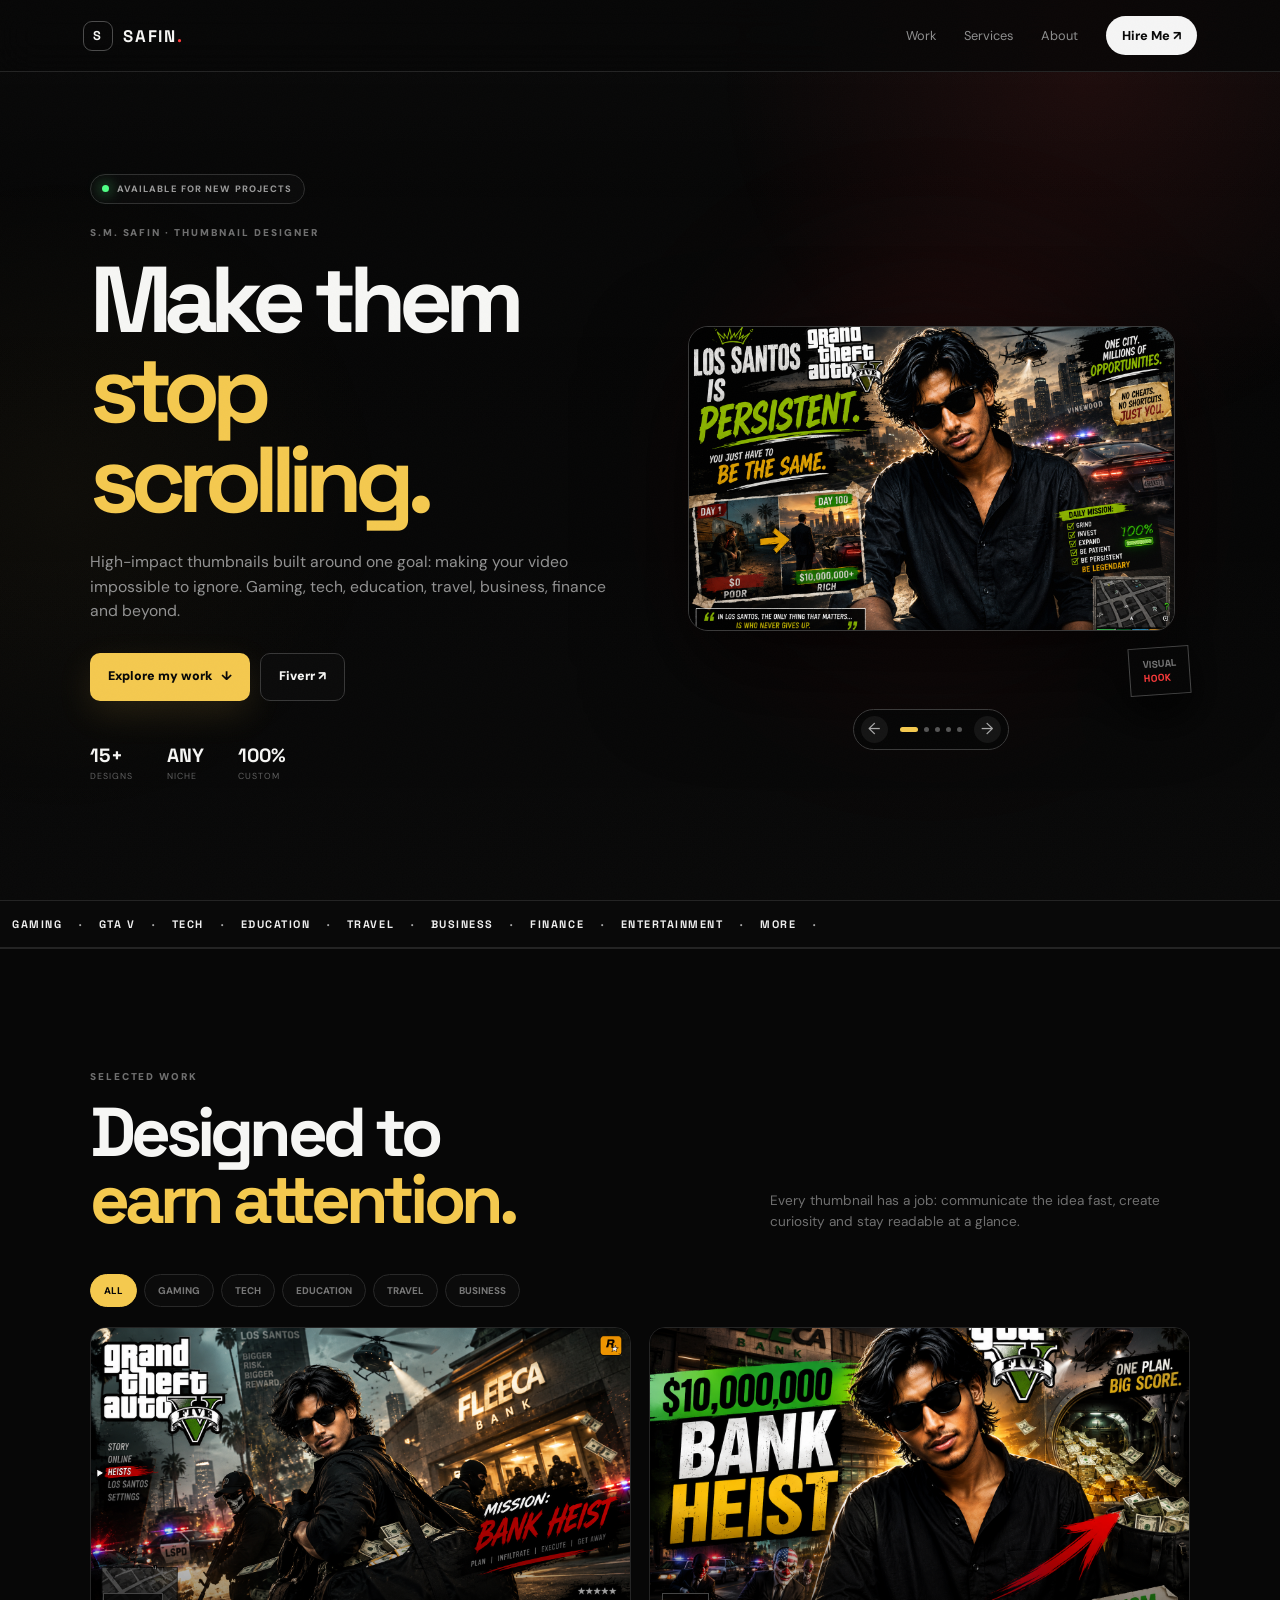
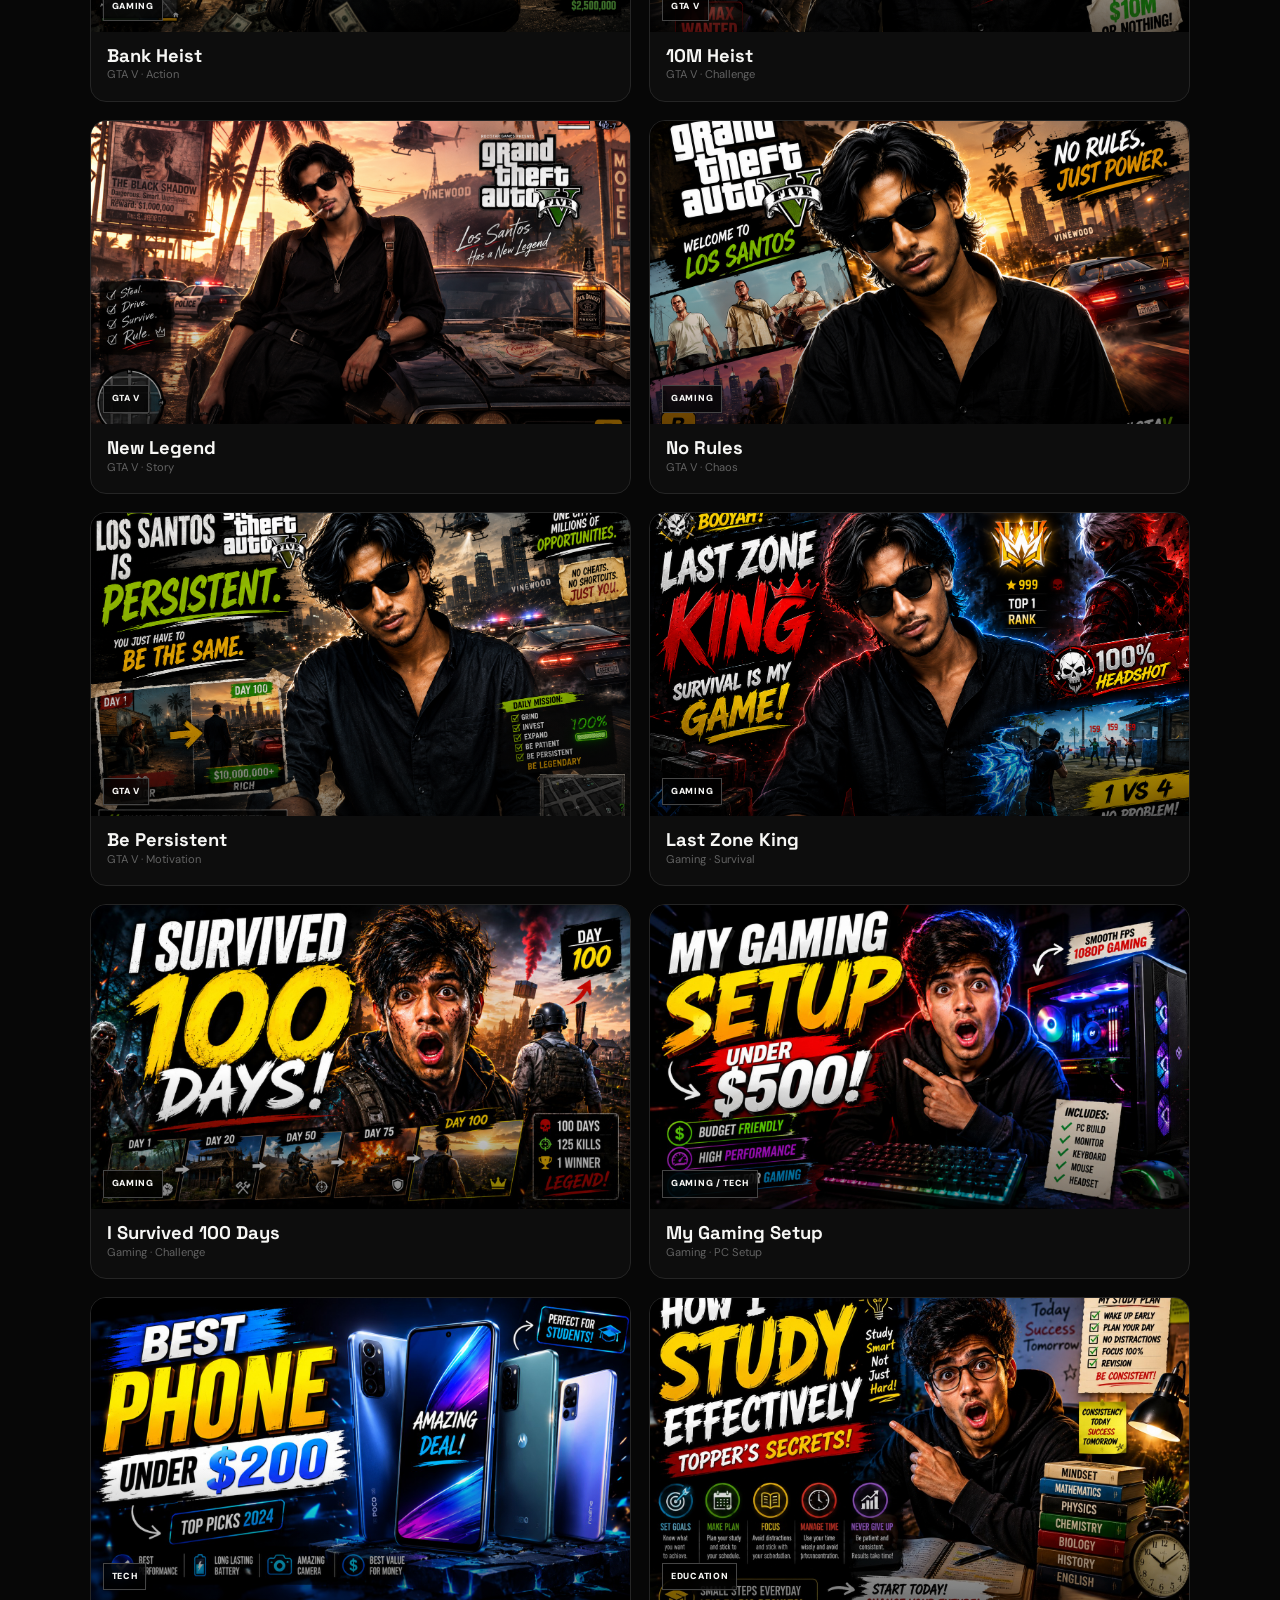
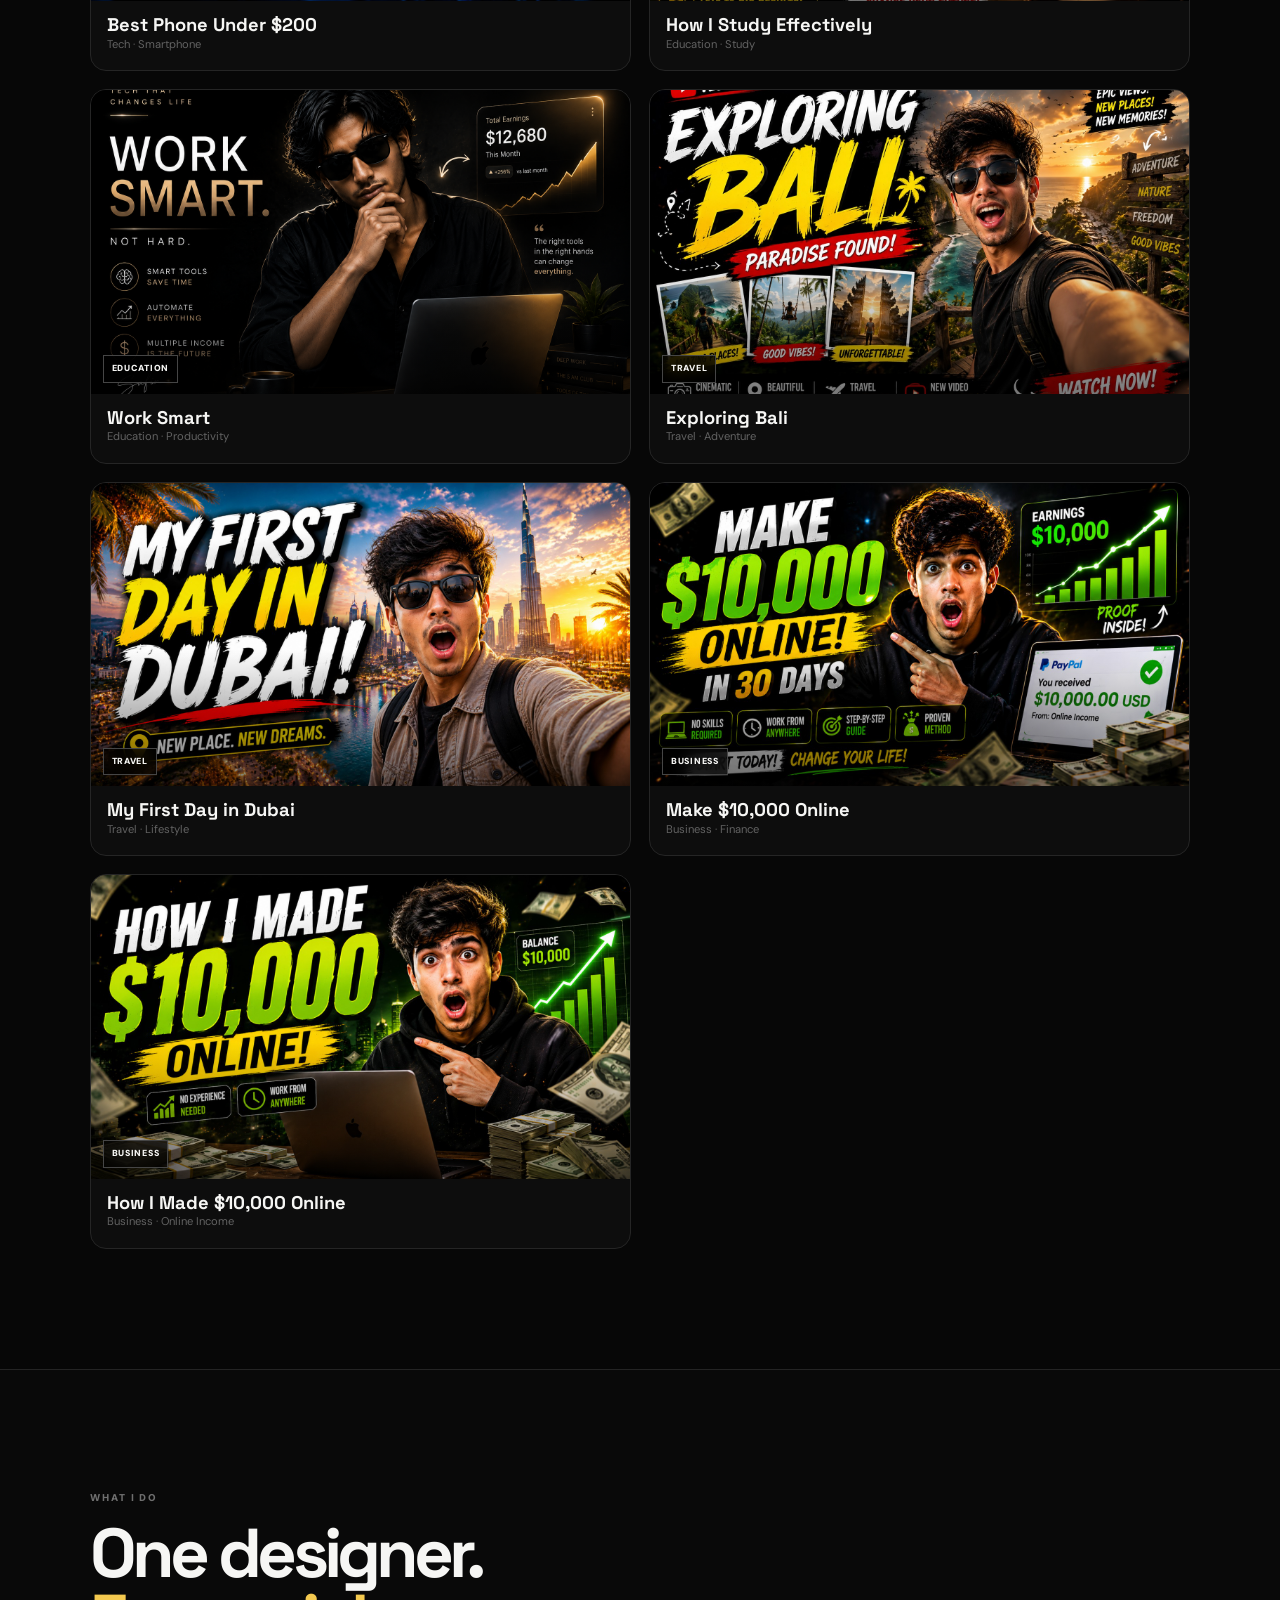
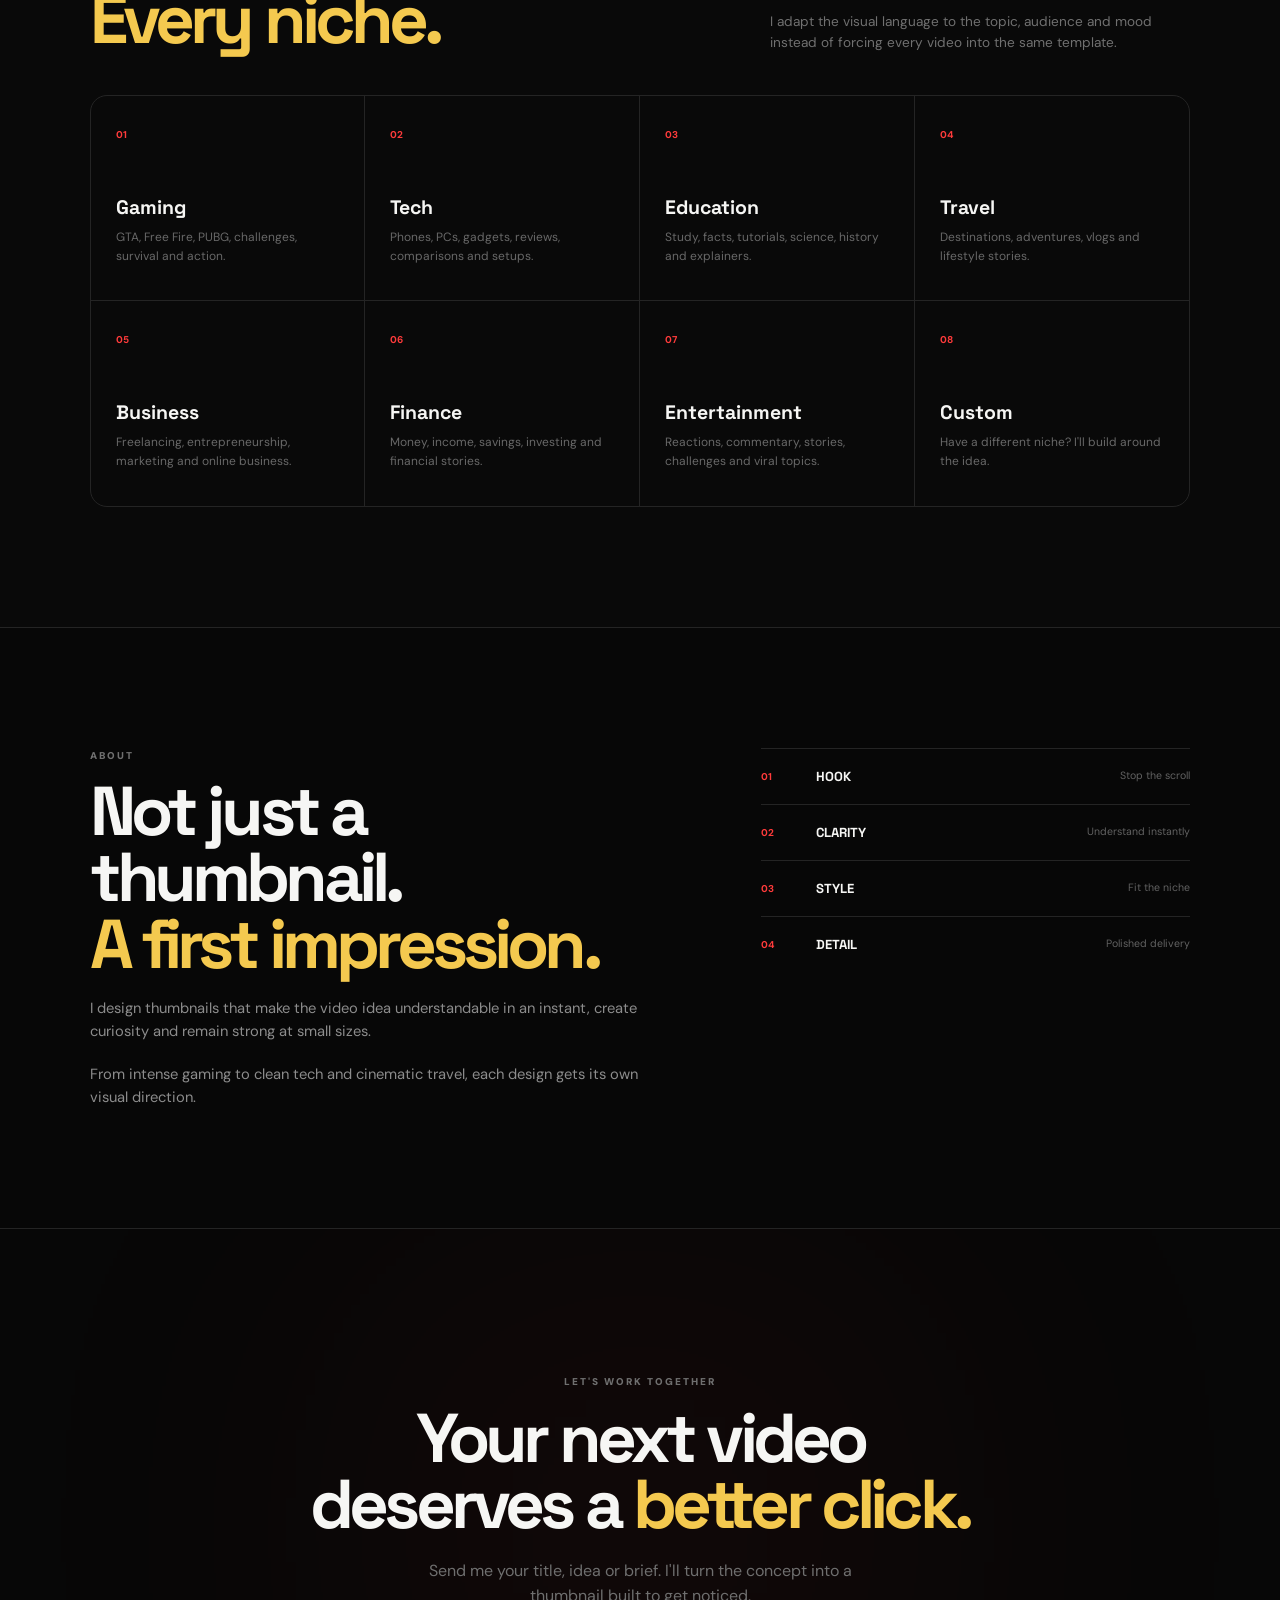
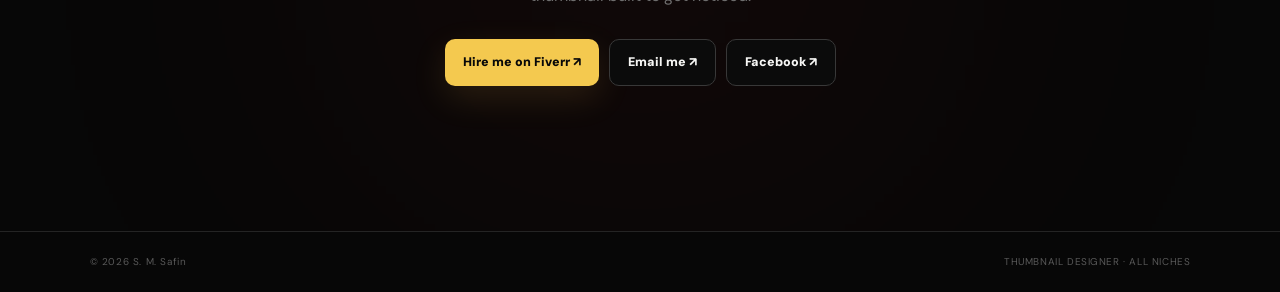
<file: index.html>
<!doctype html>
<html lang="en">
<head>
<meta charset="utf-8">
<meta name="viewport" content="width=device-width,initial-scale=1,viewport-fit=cover">
<meta name="description" content="S.M. Safin — Professional Thumbnail Designer. High-impact thumbnails for gaming, tech, education, travel, business, finance and more.">
<meta name="theme-color" content="#070707">
<title>S.M Safin — Thumbnail Designer</title>

<link rel="canonical" href="https://safinvashani-beep.github.io/safin-portfolio/">

<!-- Open Graph -->
<meta property="og:type" content="website">
<meta property="og:title" content="S.M Safin — Thumbnail Designer">
<meta property="og:description" content="High-impact thumbnails for gaming, tech, education, travel, business, finance and more.">
<meta property="og:image" content="https://safinvashani-beep.github.io/safin-portfolio/assets/preview.png">
<meta property="og:url" content="https://safinvashani-beep.github.io/safin-portfolio/">
<meta property="og:site_name" content="S.M Safin — Thumbnail Designer">

<!-- Twitter Card -->
<meta name="twitter:card" content="summary_large_image">
<meta name="twitter:title" content="S.M Safin — Thumbnail Designer">
<meta name="twitter:description" content="High-impact thumbnails for gaming, tech, education, travel, business, finance and more.">
<meta name="twitter:image" content="https://safinvashani-beep.github.io/safin-portfolio/assets/preview.png">

<!-- Favicon -->
<link rel="icon" href="assets/favicon.ico">
<link rel="icon" type="image/png" sizes="32x32" href="assets/favicon-32.png">
<link rel="apple-touch-icon" href="assets/favicon-180.png">

<link rel="preconnect" href="https://fonts.googleapis.com">
<link rel="preconnect" href="https://fonts.gstatic.com" crossorigin>
<link href="https://fonts.googleapis.com/css2?family=DM+Sans:wght@400;500;600;700&family=Space+Grotesk:wght@500;600;700&display=swap" rel="stylesheet">
<link rel="stylesheet" href="style.css">

<script type="application/ld+json">
{
  "@context": "https://schema.org",
  "@type": "ProfessionalService",
  "name": "S.M Safin — Thumbnail Designer",
  "description": "High-impact thumbnails for gaming, tech, education, travel, business, finance and more.",
  "url": "https://safinvashani-beep.github.io/safin-portfolio/",
  "image": "https://safinvashani-beep.github.io/safin-portfolio/assets/preview.png",
  "email": "safinvasani77@gmail.com",
  "sameAs": [
    "https://www.fiverr.com/users/safin_vasani",
    "https://www.facebook.com/share/1FQBGMkXBJ/"
  ]
}
</script>
</head>
<body>

<div id="loader"><div class="loader-mark">S<span>.</span></div><div class="loader-track"><i></i></div><small>SAFIN / THUMBNAIL DESIGN</small></div>
<div class="noise"></div>

<header class="topbar">
  <a class="brand" href="#home"><span class="brand-mark">S</span><span>SAFIN<span class="red">.</span></span></a>
  <nav class="desktop-nav">
    <a href="#work">Work</a><a href="#services">Services</a><a href="#about">About</a>
    <a class="nav-cta" href="https://www.fiverr.com/users/safin_vasani" target="_blank" rel="noopener">Hire Me ↗</a>
  </nav>
</header>

<main>
<section class="hero" id="home">
  <div class="hero-copy reveal">
    <div class="status"><i></i> AVAILABLE FOR NEW PROJECTS</div>
    <p class="eyebrow">S.M. SAFIN · THUMBNAIL DESIGNER</p>
    <h1>Make them<br><em>stop scrolling.</em></h1>
    <p class="lead">High-impact thumbnails built around one goal: making your video impossible to ignore. Gaming, tech, education, travel, business, finance and beyond.</p>
    <div class="hero-actions">
      <a class="button primary" href="#work">Explore my work <span>↓</span></a>
      <a class="button secondary" href="https://www.fiverr.com/users/safin_vasani" target="_blank" rel="noopener">Fiverr ↗</a>
    </div>
    <div class="stats">
      <div><strong>15+</strong><span>DESIGNS</span></div>
      <div><strong>ANY</strong><span>NICHE</span></div>
      <div><strong>100%</strong><span>CUSTOM</span></div>
    </div>
  </div>

  <div class="hero-stage reveal">
    <div class="stage-glow"></div>
    <div class="hero-carousel" id="heroCarousel">
      <div class="hero-slide is-active"><img src="assets/gta-persistent.png" alt="GTA V thumbnail"></div>
      <div class="hero-slide"><img src="assets/bank-heist.png" alt="Bank Heist thumbnail"></div>
      <div class="hero-slide"><img src="assets/education.png" alt="Education thumbnail"></div>
      <div class="hero-slide"><img src="assets/gta-10m-heist.png" alt="GTA 10M Heist thumbnail"></div>
      <div class="hero-slide"><img src="assets/work smart.png" alt="Work Smart thumbnail"></div>
    </div>
    <div class="carousel-controls">
      <button id="prev" aria-label="Previous thumbnail">←</button>
      <div class="dots" id="dots"></div>
      <button id="next" aria-label="Next thumbnail">→</button>
    </div>
    <div class="stage-tag"><span>VISUAL</span><b>HOOK</b></div>
  </div>
</section>

<div class="ticker"><div><span>GAMING</span> · <span>GTA V</span> · <span>TECH</span> · <span>EDUCATION</span> · <span>TRAVEL</span> · <span>BUSINESS</span> · <span>FINANCE</span> · <span>ENTERTAINMENT</span> · <span>MORE</span> ·</div></div>

<section class="section" id="work">
  <div class="section-head reveal">
    <div><p class="eyebrow">SELECTED WORK</p><h2>Designed to<br><em>earn attention.</em></h2></div>
    <p>Every thumbnail has a job: communicate the idea fast, create curiosity and stay readable at a glance.</p>
  </div>

  <div class="filters" id="filters">
    <button class="active" data-filter="all">All</button><button data-filter="gaming">Gaming</button><button data-filter="tech">Tech</button><button data-filter="education">Education</button><button data-filter="travel">Travel</button><button data-filter="business">Business</button>
  </div>

  <div class="portfolio-grid">
    <article class="card reveal" data-cat="gaming"><div class="thumb"><img src="assets/bank-heist.png" alt="Bank Heist" loading="lazy"><span>GAMING</span></div><h3>Bank Heist</h3><p>GTA V · Action</p></article>
    <article class="card reveal" data-cat="gaming"><div class="thumb"><img src="assets/gta-10m-heist.png" alt="10M Heist" loading="lazy"><span>GTA V</span></div><h3>10M Heist</h3><p>GTA V · Challenge</p></article>
    <article class="card reveal" data-cat="gaming"><div class="thumb"><img src="assets/gta-new-legend.png" alt="New Legend" loading="lazy"><span>GTA V</span></div><h3>New Legend</h3><p>GTA V · Story</p></article>
    <article class="card reveal" data-cat="gaming"><div class="thumb"><img src="assets/gta-no-rules.png" alt="No Rules" loading="lazy"><span>GAMING</span></div><h3>No Rules</h3><p>GTA V · Chaos</p></article>
    <article class="card reveal" data-cat="gaming"><div class="thumb"><img src="assets/gta-persistent.png" alt="Be Persistent" loading="lazy"><span>GTA V</span></div><h3>Be Persistent</h3><p>GTA V · Motivation</p></article>
    <article class="card reveal" data-cat="gaming"><div class="thumb"><img src="assets/last-zone-king.png" alt="Last Zone King" loading="lazy"><span>GAMING</span></div><h3>Last Zone King</h3><p>Gaming · Survival</p></article>
    <article class="card reveal" data-cat="gaming"><div class="thumb"><img src="assets/gaming-100-days.png" alt="100 Days" loading="lazy"><span>GAMING</span></div><h3>I Survived 100 Days</h3><p>Gaming · Challenge</p></article>
    <article class="card reveal" data-cat="gaming"><div class="thumb"><img src="assets/pc-setup.png" alt="Gaming Setup" loading="lazy"><span>GAMING / TECH</span></div><h3>My Gaming Setup</h3><p>Gaming · PC Setup</p></article>
    <article class="card reveal" data-cat="tech"><div class="thumb"><img src="assets/phone-1.png" alt="Best Phone Under 200" loading="lazy"><span>TECH</span></div><h3>Best Phone Under $200</h3><p>Tech · Smartphone</p></article>
    <article class="card reveal" data-cat="education"><div class="thumb"><img src="assets/education.png" alt="Study Effectively" loading="lazy"><span>EDUCATION</span></div><h3>How I Study Effectively</h3><p>Education · Study</p></article>
    <article class="card reveal" data-cat="education"><div class="thumb"><img src="assets/work smart.png" alt="Work Smart" loading="lazy"><span>EDUCATION</span></div><h3>Work Smart</h3><p>Education · Productivity</p></article>
    <article class="card reveal" data-cat="travel"><div class="thumb"><img src="assets/bali.png" alt="Exploring Bali" loading="lazy"><span>TRAVEL</span></div><h3>Exploring Bali</h3><p>Travel · Adventure</p></article>
    <article class="card reveal" data-cat="travel"><div class="thumb"><img src="assets/dubai.png" alt="First Day in Dubai" loading="lazy"><span>TRAVEL</span></div><h3>My First Day in Dubai</h3><p>Travel · Lifestyle</p></article>
    <article class="card reveal" data-cat="business"><div class="thumb"><img src="assets/money.png" alt="Make 10000 Online" loading="lazy"><span>BUSINESS</span></div><h3>Make $10,000 Online</h3><p>Business · Finance</p></article>
    <article class="card reveal" data-cat="business"><div class="thumb"><img src="assets/online-income.png" alt="Online Income" loading="lazy"><span>BUSINESS</span></div><h3>How I Made $10,000 Online</h3><p>Business · Online Income</p></article>
  </div>
</section>

<section class="section dark" id="services">
  <div class="section-head reveal"><div><p class="eyebrow">WHAT I DO</p><h2>One designer.<br><em>Every niche.</em></h2></div><p>I adapt the visual language to the topic, audience and mood instead of forcing every video into the same template.</p></div>
  <div class="service-grid">
    <div><b>01</b><h3>Gaming</h3><p>GTA, Free Fire, PUBG, challenges, survival and action.</p></div>
    <div><b>02</b><h3>Tech</h3><p>Phones, PCs, gadgets, reviews, comparisons and setups.</p></div>
    <div><b>03</b><h3>Education</h3><p>Study, facts, tutorials, science, history and explainers.</p></div>
    <div><b>04</b><h3>Travel</h3><p>Destinations, adventures, vlogs and lifestyle stories.</p></div>
    <div><b>05</b><h3>Business</h3><p>Freelancing, entrepreneurship, marketing and online business.</p></div>
    <div><b>06</b><h3>Finance</h3><p>Money, income, savings, investing and financial stories.</p></div>
    <div><b>07</b><h3>Entertainment</h3><p>Reactions, commentary, stories, challenges and viral topics.</p></div>
    <div><b>08</b><h3>Custom</h3><p>Have a different niche? I'll build around the idea.</p></div>
  </div>
</section>

<section class="section about" id="about">
  <div class="about-copy reveal"><p class="eyebrow">ABOUT</p><h2>Not just a thumbnail.<br><em>A first impression.</em></h2><p>I design thumbnails that make the video idea understandable in an instant, create curiosity and remain strong at small sizes.</p><p>From intense gaming to clean tech and cinematic travel, each design gets its own visual direction.</p></div>
  <div class="principles reveal">
    <div><strong>01</strong><span>HOOK</span><small>Stop the scroll</small></div>
    <div><strong>02</strong><span>CLARITY</span><small>Understand instantly</small></div>
    <div><strong>03</strong><span>STYLE</span><small>Fit the niche</small></div>
    <div><strong>04</strong><span>DETAIL</span><small>Polished delivery</small></div>
  </div>
</section>

<section class="cta" id="contact">
  <div class="cta-glow"></div>
  <div class="cta-inner reveal">
    <p class="eyebrow">LET'S WORK TOGETHER</p>
    <h2>Your next video<br>deserves a <em>better click.</em></h2>
    <p>Send me your title, idea or brief. I'll turn the concept into a thumbnail built to get noticed.</p>
    <div class="cta-actions">
      <a class="button primary" href="https://www.fiverr.com/users/safin_vasani" target="_blank" rel="noopener">Hire me on Fiverr ↗</a>
      <a class="button secondary" href="mailto:safinvasani77@gmail.com">Email me ↗</a>
      <a class="button secondary" href="https://www.facebook.com/share/1FQBGMkXBJ/" target="_blank" rel="noopener">Facebook ↗</a>
    </div>
  </div>
</section>
</main>

<nav class="mobile-nav">
  <a class="active" href="#home"><span>⌂</span>Home</a>
  <a href="#work"><span>▦</span>Work</a>
  <a href="#services"><span>✦</span>Services</a>
  <a href="#contact"><span>↗</span>Hire</a>
</nav>

<footer><span>© 2026 S. M. Safin</span><span>THUMBNAIL DESIGNER · ALL NICHES</span></footer>

<script>
const $=(s,p=document)=>p.querySelector(s), $$=(s,p=document)=>[...p.querySelectorAll(s)];

window.addEventListener('load',()=>setTimeout(()=>document.body.classList.add('loaded'),500));

const io=new IntersectionObserver(es=>es.forEach(e=>{if(e.isIntersecting)e.target.classList.add('visible')}),{threshold:.1});
$$('.reveal').forEach(e=>io.observe(e));

/* Portfolio filters */
const filters=$$('#filters button'), cards=$$('.card');
filters.forEach(btn=>btn.addEventListener('click',()=>{
  filters.forEach(b=>b.classList.remove('active')); btn.classList.add('active');
  const f=btn.dataset.filter;
  cards.forEach(c=>c.hidden=!(f==='all'||c.dataset.cat===f));
}));

/* Hero carousel: swipe, drag, buttons, dots, autoplay */
const slider=$('#heroCarousel'), slides=$$('.hero-slide',slider), dots=$('#dots');
let index=0, startX=0, dragging=false, timer;

slides.forEach((_,i)=>{
  const d=document.createElement('button'); d.setAttribute('aria-label','Show slide '+(i+1));
  d.addEventListener('click',()=>go(i)); dots.appendChild(d);
});
const dotEls=$$('button',dots);

function go(n){
  index=(n+slides.length)%slides.length;
  slides.forEach((s,i)=>s.classList.toggle('is-active',i===index));
  dotEls.forEach((d,i)=>d.classList.toggle('active',i===index));
}
function next(){go(index+1)} function prev(){go(index-1)}
$('#next').onclick=next; $('#prev').onclick=prev; go(0);

function restart(){clearInterval(timer);timer=setInterval(next,5000)}
restart();

slider.addEventListener('mouseenter',()=>clearInterval(timer));
slider.addEventListener('mouseleave',restart);
slider.addEventListener('touchstart',e=>{startX=e.touches[0].clientX;clearInterval(timer)},{passive:true});
slider.addEventListener('touchend',e=>{const dx=e.changedTouches[0].clientX-startX;if(Math.abs(dx)>45)(dx<0?next:prev)();restart()},{passive:true});
slider.addEventListener('pointerdown',e=>{dragging=true;startX=e.clientX;slider.setPointerCapture?.(e.pointerId);clearInterval(timer)});
slider.addEventListener('pointerup',e=>{if(!dragging)return;dragging=false;const dx=e.clientX-startX;if(Math.abs(dx)>55)(dx<0?next:prev)();restart()});
document.addEventListener('keydown',e=>{if(e.key==='ArrowRight')next();if(e.key==='ArrowLeft')prev()});

/* Lightbox */
$$('.thumb img').forEach(img=>img.addEventListener('click',()=>{
  const box=document.createElement('div'); box.className='lightbox';
  box.innerHTML='<button aria-label="Close">×</button><img src="'+img.src+'" alt="">';
  document.body.appendChild(box);
  const close=()=>box.remove(); box.onclick=e=>{if(e.target===box||e.target.tagName==='BUTTON')close()};
  document.addEventListener('keydown',function esc(e){if(e.key==='Escape'){close();document.removeEventListener('keydown',esc)}});
}));

/* Mobile nav */
const links=$$('.mobile-nav a'), targets=['home','work','services','contact'].map(id=>document.getElementById(id));
const navIO=new IntersectionObserver(es=>es.forEach(e=>{if(e.isIntersecting)links.forEach(a=>a.classList.toggle('active',a.hash==='#'+e.target.id))}),{rootMargin:'-45% 0px -45% 0px'});
targets.forEach(t=>t&&navIO.observe(t));
</script>
</body>
</html>
</file>
<file: style.css>
*{box-sizing:border-box;margin:0;padding:0}
:root{--bg:#070707;--panel:#0d0d0d;--text:#f6f6f4;--muted:#858585;--line:#242424;--gold:#f4c94f;--red:#ff3b3b}
html{scroll-behavior:smooth}
body{background:var(--bg);color:var(--text);font-family:"DM Sans",sans-serif;line-height:1.55;overflow-x:hidden}
body:before{content:"";position:fixed;inset:0;pointer-events:none;z-index:-2;background:radial-gradient(circle at 85% 8%,rgba(255,59,59,.09),transparent 27%),radial-gradient(circle at 5% 55%,rgba(244,201,79,.035),transparent 25%)}
body:after{content:"";position:fixed;inset:0;pointer-events:none;z-index:-1;background:linear-gradient(180deg,rgba(255,255,255,.015),transparent 25%,rgba(255,255,255,.01))}
a{text-decoration:none;color:inherit}
button{font:inherit}
.noise{position:fixed;inset:0;z-index:90;pointer-events:none;opacity:.018;background-image:url("data:image/svg+xml,%3Csvg xmlns='http://www.w3.org/2000/svg' width='180' height='180'%3E%3Cfilter id='n'%3E%3CfeTurbulence baseFrequency='.8' numOctaves='3' stitchTiles='stitch' type='fractalNoise'/%3E%3C/filter%3E%3Crect width='100%25' height='100%25' filter='url(%23n)'/%3E%3C/svg%3E")}
#loader{position:fixed;inset:0;z-index:200;background:#070707;display:grid;place-items:center;align-content:center;gap:15px;transition:opacity .6s,visibility .6s}
.loaded #loader{opacity:0;visibility:hidden}
.loader-mark{font:700 2.8rem "Space Grotesk";letter-spacing:-.08em}.loader-mark span{color:var(--red)}
.loader-track{width:110px;height:2px;background:#252525;overflow:hidden}.loader-track i{display:block;width:45%;height:100%;background:var(--gold);animation:load 1s ease-in-out infinite}
#loader small{font-size:.55rem;letter-spacing:.18em;color:#666}
.topbar{height:72px;padding:0 6.5vw;display:flex;align-items:center;justify-content:space-between;position:sticky;top:0;z-index:50;border-bottom:1px solid var(--line);background:rgba(7,7,7,.78);backdrop-filter:blur(18px)}
.brand{display:flex;align-items:center;gap:10px;font:700 1.05rem "Space Grotesk";letter-spacing:.1em}.brand-mark{display:grid;place-items:center;width:30px;height:30px;border:1px solid #4b4b4b;border-radius:9px;font-size:.8rem}.red{color:var(--red)}
.desktop-nav{display:flex;align-items:center;gap:28px;color:#8f8f8f;font-size:.8rem}.desktop-nav a:hover{color:#fff}.nav-cta{padding:10px 16px;background:#f5f5f5;color:#080808!important;border-radius:999px;font-weight:800}
.hero{min-height:calc(100vh - 72px);padding:70px 7vw 85px;display:grid;grid-template-columns:minmax(0,1fr) minmax(420px,1fr);gap:5vw;align-items:center}
.status{display:inline-flex;align-items:center;gap:8px;padding:7px 11px;border:1px solid #303030;border-radius:99px;color:#9a9a9a;background:#0b0b0b;font-size:.58rem;font-weight:800;letter-spacing:.12em;margin-bottom:21px}.status i{width:7px;height:7px;border-radius:50%;background:#50ff86;box-shadow:0 0 14px #50ff86}
.eyebrow{font-size:.62rem;font-weight:900;letter-spacing:.2em;color:#6f6f6f;margin-bottom:15px}
h1,h2,h3{font-family:"Space Grotesk",sans-serif;line-height:.96}h1{font-size:clamp(3.4rem,7.3vw,7.2rem);letter-spacing:-.085em}h2{font-size:clamp(2.8rem,5.4vw,5.3rem);letter-spacing:-.07em}em{font-style:normal;color:var(--gold)}
.lead{max-width:650px;color:#929292;font-size:.98rem;margin:26px 0 30px}.hero-actions,.cta-actions{display:flex;flex-wrap:wrap;gap:10px}.button{display:inline-flex;align-items:center;justify-content:center;gap:9px;padding:13px 18px;border-radius:10px;font-size:.78rem;font-weight:900;transition:.25s}.button:hover{transform:translateY(-3px)}.primary{background:var(--gold);color:#080808;box-shadow:0 12px 35px rgba(244,201,79,.12)}.secondary{background:#0b0b0b;border:1px solid #383838}.secondary:hover{border-color:#777}
.stats{display:flex;gap:34px;margin-top:42px}.stats div{display:flex;flex-direction:column}.stats strong{font:700 1.2rem "Space Grotesk"}.stats span{font-size:.55rem;letter-spacing:.12em;color:#606060;margin-top:2px}
.hero-stage{height:570px;position:relative;display:grid;place-items:center}.stage-glow{position:absolute;width:340px;height:340px;border-radius:50%;background:rgba(255,59,59,.13);filter:blur(95px);animation:pulse 5s ease-in-out infinite}
.hero-carousel{position:relative;width:min(510px,94%);aspect-ratio:16/10;touch-action:pan-y;user-select:none;cursor:grab}.hero-carousel:active{cursor:grabbing}
.hero-slide{position:absolute;inset:0;overflow:hidden;border:1px solid #3a3a3a;border-radius:20px;background:#111;opacity:0;transform:translateX(35px) scale(.965);transition:opacity .42s ease,transform .48s cubic-bezier(.2,.75,.25,1);pointer-events:none;box-shadow:0 40px 100px rgba(0,0,0,.72)}.hero-slide.is-active{opacity:1;transform:none;pointer-events:auto}.hero-slide img{display:block;width:100%;height:100%;object-fit:cover}
.carousel-controls{position:absolute;z-index:8;left:50%;bottom:14px;transform:translateX(-50%);display:flex;align-items:center;gap:12px;padding:6px 7px;border:1px solid #3a3a3a;border-radius:999px;background:rgba(7,7,7,.82);backdrop-filter:blur(12px)}.carousel-controls>button{width:27px;height:27px;border:0;border-radius:50%;background:#151515;color:#aaa;cursor:pointer}.carousel-controls>button:hover{background:#252525;color:#fff}.dots{display:flex;gap:6px;align-items:center}.dots button{width:5px;height:5px;border:0;border-radius:99px;background:#555;cursor:pointer;transition:.25s}.dots button.active{width:18px;background:var(--gold)}
.stage-tag{position:absolute;right:0;bottom:12%;z-index:10;padding:11px 13px;background:rgba(7,7,7,.9);border:1px solid #454545;transform:rotate(-4deg);box-shadow:0 20px 45px #000;font:700 .62rem/1 "Space Grotesk"}.stage-tag span{display:block;color:#777;margin-bottom:4px}.stage-tag b{color:var(--red)}
.ticker{overflow:hidden;white-space:nowrap;border-top:1px solid var(--line);border-bottom:1px solid var(--line);background:#090909;padding:16px 0}.ticker>div{width:max-content;color:#aaa;font:700 .68rem "Space Grotesk";letter-spacing:.14em;animation:marquee 28s linear infinite}.ticker span{color:#eee;margin:0 12px}
.section{padding:120px 7vw;border-top:1px solid var(--line)}.dark{background:#090909}.section-head{display:flex;justify-content:space-between;align-items:end;gap:40px;margin-bottom:42px}.section-head>p{max-width:420px;color:#707070;font-size:.85rem}.filters{display:flex;gap:7px;flex-wrap:wrap;margin-bottom:20px}.filters button{border:1px solid #292929;background:#0b0b0b;color:#777;border-radius:999px;padding:8px 13px;font-size:.61rem;font-weight:800;text-transform:uppercase;cursor:pointer;transition:.2s}.filters button:hover,.filters button.active{background:var(--gold);border-color:var(--gold);color:#080808}
.portfolio-grid{display:grid;grid-template-columns:repeat(2,minmax(0,1fr));gap:18px}.card{overflow:hidden;border:1px solid #252525;background:#0d0d0d;border-radius:16px;transition:.3s}.card:hover{transform:translateY(-5px);border-color:#494949}.card[hidden]{display:none}.thumb{position:relative;overflow:hidden;cursor:zoom-in}.thumb img{display:block;width:100%;aspect-ratio:16/9;object-fit:cover;transition:.45s}.card:hover .thumb img{transform:scale(1.035)}.thumb:after{content:"";position:absolute;inset:0;background:linear-gradient(to top,rgba(0,0,0,.52),transparent 45%);pointer-events:none}.thumb span{position:absolute;z-index:2;left:12px;bottom:11px;padding:6px 8px;border:1px solid #454545;background:rgba(0,0,0,.72);backdrop-filter:blur(8px);font-size:.55rem;font-weight:900;letter-spacing:.08em}.card h3{padding:15px 16px 2px;font-size:1.15rem}.card p{padding:0 16px 17px;color:#626262;font-size:.7rem}
.service-grid{display:grid;grid-template-columns:repeat(4,1fr);border:1px solid var(--line);border-radius:17px;overflow:hidden}.service-grid>div{min-height:205px;padding:25px;border-right:1px solid var(--line);border-bottom:1px solid var(--line);transition:.25s}.service-grid>div:nth-child(4n){border-right:0}.service-grid>div:nth-last-child(-n+4){border-bottom:0}.service-grid>div:hover{background:#111}.service-grid b{color:var(--red);font-size:.62rem}.service-grid h3{margin:54px 0 10px;font-size:1.22rem}.service-grid p{font-size:.75rem;color:#686868}
.about{display:grid;grid-template-columns:1.15fr .85fr;gap:90px}.about-copy{max-width:760px}.about-copy>p:not(.eyebrow){color:#8c8c8c;margin-top:20px;font-size:.92rem}.principles{display:flex;flex-direction:column}.principles div{display:grid;grid-template-columns:45px 1fr auto;gap:10px;align-items:center;padding:19px 0;border-top:1px solid var(--line)}.principles strong{color:var(--red);font-size:.62rem}.principles span{font:700 .82rem "Space Grotesk"}.principles small{color:#626262;font-size:.66rem}
.cta{position:relative;overflow:hidden;padding:145px 7vw;border-top:1px solid var(--line);text-align:center}.cta-glow{position:absolute;width:560px;height:560px;left:50%;top:50%;transform:translate(-50%,-50%);background:var(--red);filter:blur(180px);opacity:.055}.cta-inner{position:relative}.cta-inner>p:not(.eyebrow){max-width:500px;color:#6f6f6f;margin:22px auto 30px}.cta-actions{justify-content:center}
footer{display:flex;justify-content:space-between;padding:22px 7vw;border-top:1px solid var(--line);color:#595959;font-size:.62rem;letter-spacing:.06em}
.mobile-nav{display:none}
.reveal{opacity:0;transform:translateY(24px);transition:opacity .7s ease,transform .7s ease}.reveal.visible{opacity:1;transform:none}
.lightbox{position:fixed;inset:0;z-index:150;background:rgba(0,0,0,.94);backdrop-filter:blur(12px);display:grid;place-items:center;padding:22px}.lightbox img{max-width:94vw;max-height:88vh;border:1px solid #444;border-radius:12px;object-fit:contain}.lightbox button{position:fixed;right:18px;top:16px;width:42px;height:42px;border:1px solid #555;border-radius:50%;background:#111;color:#fff;font-size:26px;cursor:pointer}
@keyframes load{50%{transform:translateX(130px)}}@keyframes pulse{50%{transform:scale(1.1);opacity:.72}}@keyframes marquee{to{transform:translateX(-50%)}}

@media(max-width:950px){
.hero{grid-template-columns:1fr;padding-top:55px}.hero-stage{height:450px}.service-grid{grid-template-columns:repeat(2,1fr)}.service-grid>div:nth-child(4n){border-right:1px solid var(--line)}.service-grid>div:nth-child(2n){border-right:0}.service-grid>div:nth-last-child(-n+4){border-bottom:1px solid var(--line)}.service-grid>div:nth-last-child(-n+2){border-bottom:0}.about{grid-template-columns:1fr;gap:50px}
}
@media(max-width:650px){
.topbar{height:66px;padding:0 5vw}.desktop-nav a:not(.nav-cta){display:none}.desktop-nav{gap:0}.hero{padding:45px 5vw 65px;min-height:auto}.hero h1{font-size:3.25rem}.lead{font-size:.88rem}.stats{gap:20px;margin-top:35px}.stats strong{font-size:1.05rem}.hero-stage{height:350px;margin-top:10px}.hero-carousel{width:95%}.stage-tag{bottom:13px}.section{padding:88px 5vw}.section-head{display:block}.section-head>p{margin-top:17px}.filters{flex-wrap:nowrap;overflow:auto;padding-bottom:5px}.filters button{white-space:nowrap}.portfolio-grid{grid-template-columns:1fr}.service-grid{grid-template-columns:1fr}.service-grid>div,.service-grid>div:nth-child(2n),.service-grid>div:nth-child(4n){border-right:0!important;border-bottom:1px solid var(--line)!important;min-height:auto}.service-grid>div:last-child{border-bottom:0!important}.about h2{font-size:2.6rem}.cta{padding:105px 5vw}.cta h2{font-size:3.15rem}.cta-actions .button{width:100%}footer{display:block;padding:20px 5vw}footer span{display:block;margin:4px 0}.mobile-nav{position:fixed;display:flex;left:4vw;right:4vw;bottom:12px;z-index:80;justify-content:space-around;padding:8px 5px;border:1px solid #303030;border-radius:17px;background:rgba(10,10,10,.9);backdrop-filter:blur(18px);box-shadow:0 15px 40px rgba(0,0,0,.45)}.mobile-nav a{display:flex!important;flex-direction:column;align-items:center;gap:2px;color:#666;font-size:.56rem;font-weight:700;padding:5px 13px;border-radius:12px}.mobile-nav a span{font-size:.95rem}.mobile-nav a.active{color:#080808;background:var(--gold)}body{padding-bottom:75px}
}
</file>
